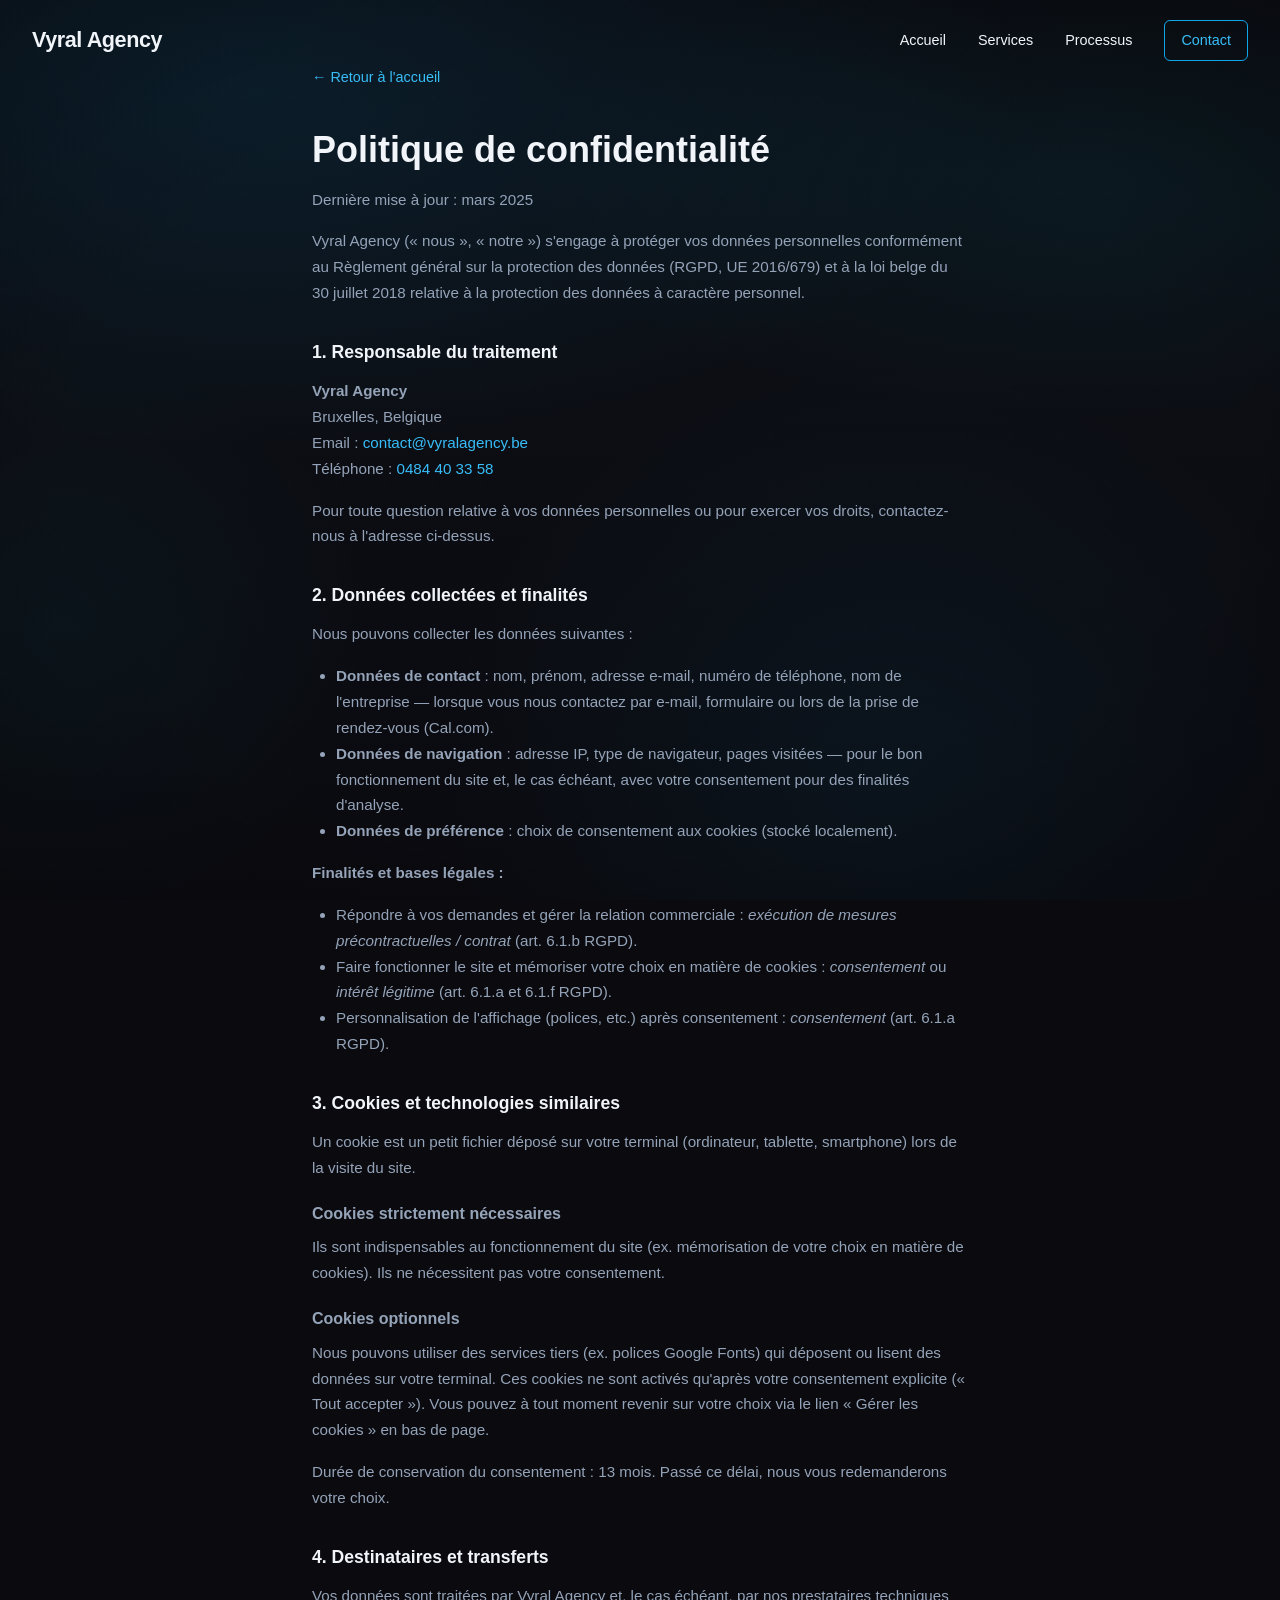
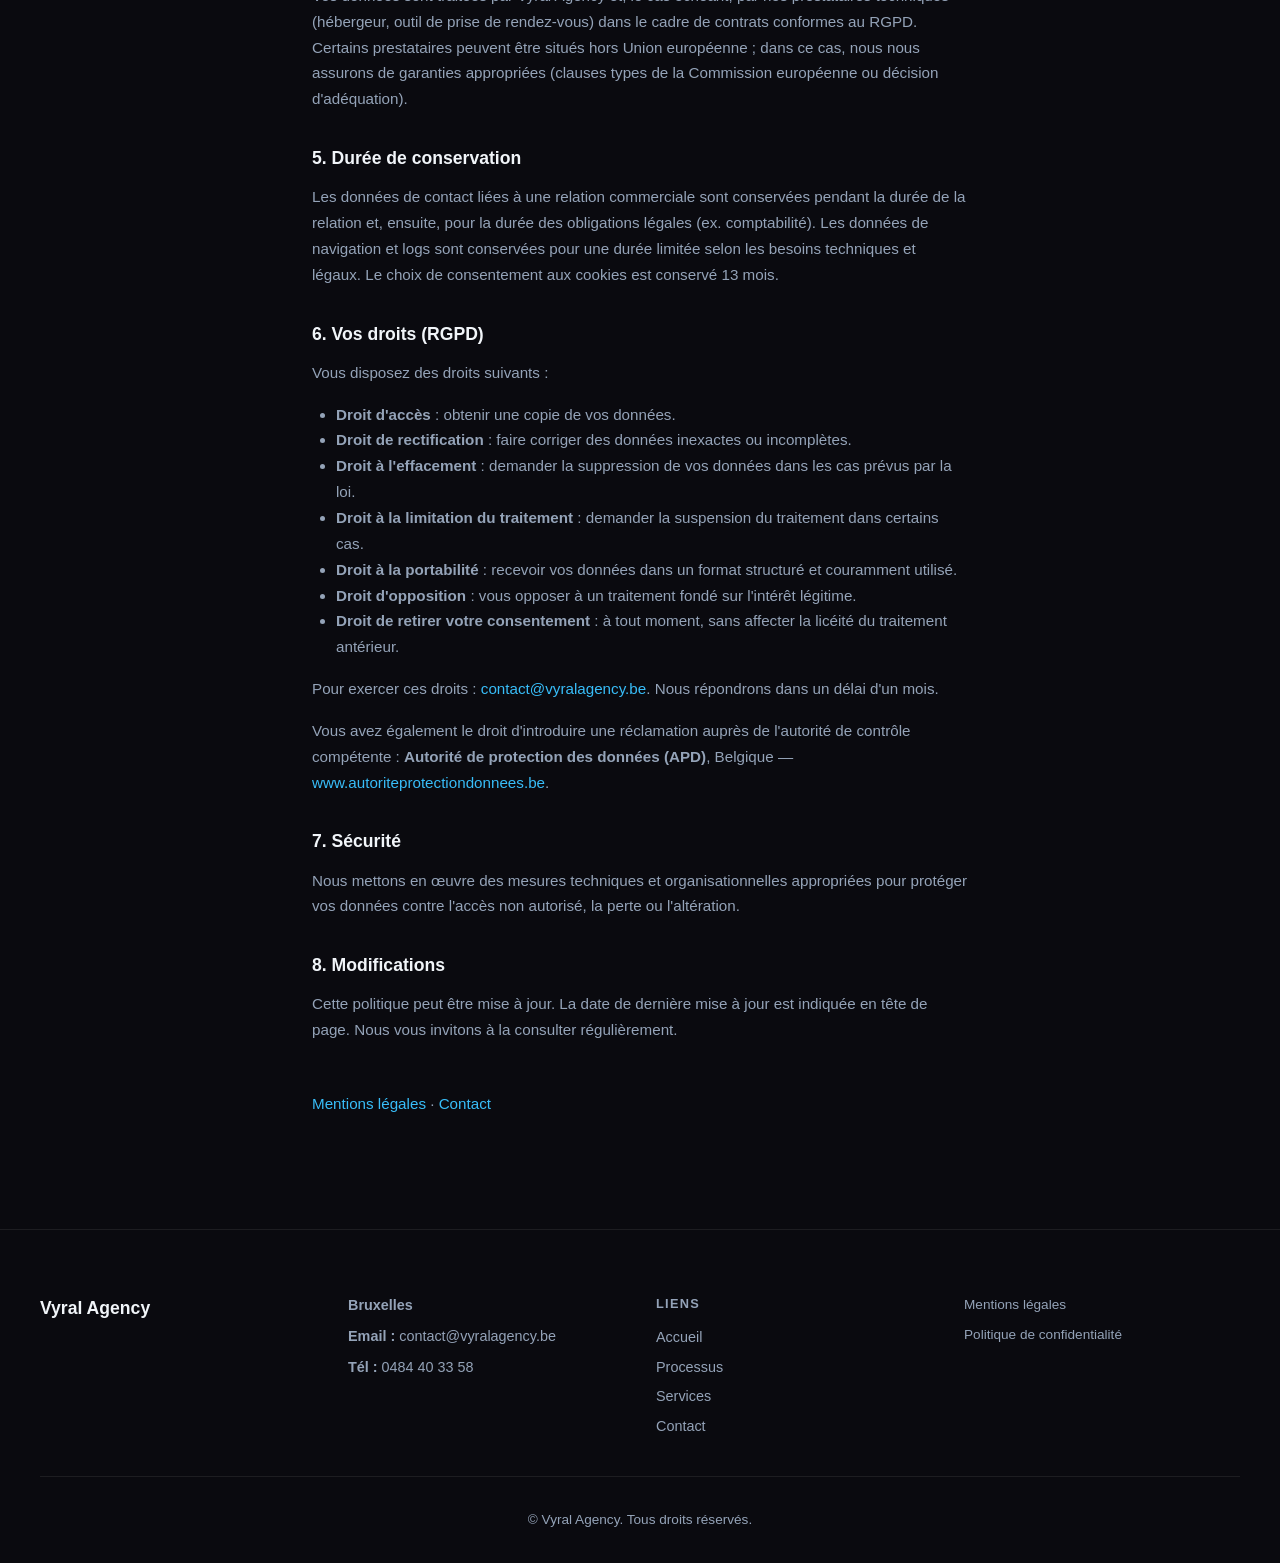
<file: confidentialite.html>
<!DOCTYPE html>
<html lang="fr">
<head>
  <meta charset="UTF-8" />
  <meta name="viewport" content="width=device-width, initial-scale=1.0" />
  <link rel="icon" type="image/png" href="/favicon-96x96.png" sizes="96x96" />
  <link rel="icon" type="image/svg+xml" href="/favicon.svg" />
  <link rel="shortcut icon" href="/favicon.ico" />
  <link rel="apple-touch-icon" sizes="180x180" href="/apple-touch-icon.png" />
  <meta name="apple-mobile-web-app-title" content="MyWebSite" />
  <link rel="manifest" href="/site.webmanifest" />
  <title>Politique de confidentialité — Vyral Agency</title>
  <meta name="description" content="Politique de confidentialité et protection des données personnelles. Conformité RGPD. Cookies." />
  <link rel="stylesheet" href="css/styles.css" />
  <style>
    .legal-page { max-width: 720px; margin: 0 auto; padding: 4rem 2rem 6rem; }
    .legal-page h1 { font-family: var(--font-display); font-size: clamp(1.75rem, 4vw, 2.25rem); margin-bottom: 0.5rem; }
    .legal-page .back { display: inline-block; margin-bottom: 2rem; color: var(--primary-light); text-decoration: none; font-size: 0.9rem; }
    .legal-page .back:hover { text-decoration: underline; }
    .legal-page h2 { font-size: 1.1rem; margin-top: 2rem; margin-bottom: 0.75rem; color: var(--text); }
    .legal-page h3 { font-size: 1rem; margin-top: 1.25rem; margin-bottom: 0.5rem; color: var(--text-muted); font-weight: 600; }
    .legal-page p, .legal-page ul { color: var(--text-muted); font-size: 0.95rem; line-height: 1.7; margin-bottom: 1rem; }
    .legal-page ul { padding-left: 1.5rem; }
    .legal-page a { color: var(--primary-light); }
    .legal-page a:hover { text-decoration: underline; }
    .legal-page .anchor { scroll-margin-top: 6rem; }
  </style>
</head>
<body>
  <header class="header" id="header">
    <div class="header-inner">
      <a href="index.html" class="logo">Vyral Agency</a>
      <nav class="nav">
        <a href="index.html#accueil">Accueil</a>
        <a href="index.html#services">Services</a>
        <a href="index.html#workflow">Processus</a>
        <a href="index.html#contact" class="nav-cta">Contact</a>
      </nav>
      <button class="menu-toggle" id="menuToggle" aria-label="Menu"><span></span><span></span><span></span></button>
    </div>
    <nav class="nav-mobile" id="navMobile">
      <a href="index.html#accueil">Accueil</a>
      <a href="index.html#services">Services</a>
      <a href="index.html#workflow">Processus</a>
      <a href="index.html#contact" class="nav-mobile-cta">Contact</a>
    </nav>
  </header>

  <main class="legal-page">
    <a href="index.html" class="back">← Retour à l'accueil</a>
    <h1>Politique de confidentialité</h1>
    <p>Dernière mise à jour : mars 2025</p>

    <p>Vyral Agency (« nous », « notre ») s'engage à protéger vos données personnelles conformément au Règlement général sur la protection des données (RGPD, UE 2016/679) et à la loi belge du 30 juillet 2018 relative à la protection des données à caractère personnel.</p>

    <h2 id="responsable" class="anchor">1. Responsable du traitement</h2>
    <p>
      <strong>Vyral Agency</strong><br>
      Bruxelles, Belgique<br>
      Email : <a href="mailto:contact@vyralagency.be">contact@vyralagency.be</a><br>
      Téléphone : <a href="tel:+32484403358">0484 40 33 58</a>
    </p>
    <p>Pour toute question relative à vos données personnelles ou pour exercer vos droits, contactez-nous à l'adresse ci-dessus.</p>

    <h2>2. Données collectées et finalités</h2>
    <p>Nous pouvons collecter les données suivantes :</p>
    <ul>
      <li><strong>Données de contact</strong> : nom, prénom, adresse e-mail, numéro de téléphone, nom de l'entreprise — lorsque vous nous contactez par e-mail, formulaire ou lors de la prise de rendez-vous (Cal.com).</li>
      <li><strong>Données de navigation</strong> : adresse IP, type de navigateur, pages visitées — pour le bon fonctionnement du site et, le cas échéant, avec votre consentement pour des finalités d'analyse.</li>
      <li><strong>Données de préférence</strong> : choix de consentement aux cookies (stocké localement).</li>
    </ul>
    <p><strong>Finalités et bases légales :</strong></p>
    <ul>
      <li>Répondre à vos demandes et gérer la relation commerciale : <em>exécution de mesures précontractuelles / contrat</em> (art. 6.1.b RGPD).</li>
      <li>Faire fonctionner le site et mémoriser votre choix en matière de cookies : <em>consentement</em> ou <em>intérêt légitime</em> (art. 6.1.a et 6.1.f RGPD).</li>
      <li>Personnalisation de l'affichage (polices, etc.) après consentement : <em>consentement</em> (art. 6.1.a RGPD).</li>
    </ul>

    <h2 id="cookies" class="anchor">3. Cookies et technologies similaires</h2>
    <p>Un cookie est un petit fichier déposé sur votre terminal (ordinateur, tablette, smartphone) lors de la visite du site.</p>
    <h3>Cookies strictement nécessaires</h3>
    <p>Ils sont indispensables au fonctionnement du site (ex. mémorisation de votre choix en matière de cookies). Ils ne nécessitent pas votre consentement.</p>
    <h3>Cookies optionnels</h3>
    <p>Nous pouvons utiliser des services tiers (ex. polices Google Fonts) qui déposent ou lisent des données sur votre terminal. Ces cookies ne sont activés qu'après votre consentement explicite (« Tout accepter »). Vous pouvez à tout moment revenir sur votre choix via le lien « Gérer les cookies » en bas de page.</p>
    <p>Durée de conservation du consentement : 13 mois. Passé ce délai, nous vous redemanderons votre choix.</p>

    <h2>4. Destinataires et transferts</h2>
    <p>Vos données sont traitées par Vyral Agency et, le cas échéant, par nos prestataires techniques (hébergeur, outil de prise de rendez-vous) dans le cadre de contrats conformes au RGPD. Certains prestataires peuvent être situés hors Union européenne ; dans ce cas, nous nous assurons de garanties appropriées (clauses types de la Commission européenne ou décision d'adéquation).</p>

    <h2>5. Durée de conservation</h2>
    <p>Les données de contact liées à une relation commerciale sont conservées pendant la durée de la relation et, ensuite, pour la durée des obligations légales (ex. comptabilité). Les données de navigation et logs sont conservées pour une durée limitée selon les besoins techniques et légaux. Le choix de consentement aux cookies est conservé 13 mois.</p>

    <h2>6. Vos droits (RGPD)</h2>
    <p>Vous disposez des droits suivants :</p>
    <ul>
      <li><strong>Droit d'accès</strong> : obtenir une copie de vos données.</li>
      <li><strong>Droit de rectification</strong> : faire corriger des données inexactes ou incomplètes.</li>
      <li><strong>Droit à l'effacement</strong> : demander la suppression de vos données dans les cas prévus par la loi.</li>
      <li><strong>Droit à la limitation du traitement</strong> : demander la suspension du traitement dans certains cas.</li>
      <li><strong>Droit à la portabilité</strong> : recevoir vos données dans un format structuré et couramment utilisé.</li>
      <li><strong>Droit d'opposition</strong> : vous opposer à un traitement fondé sur l'intérêt légitime.</li>
      <li><strong>Droit de retirer votre consentement</strong> : à tout moment, sans affecter la licéité du traitement antérieur.</li>
    </ul>
    <p>Pour exercer ces droits : <a href="mailto:contact@vyralagency.be">contact@vyralagency.be</a>. Nous répondrons dans un délai d'un mois.</p>
    <p>Vous avez également le droit d'introduire une réclamation auprès de l'autorité de contrôle compétente : <strong>Autorité de protection des données (APD)</strong>, Belgique — <a href="https://www.autoriteprotectiondonnees.be" target="_blank" rel="noopener noreferrer">www.autoriteprotectiondonnees.be</a>.</p>

    <h2>7. Sécurité</h2>
    <p>Nous mettons en œuvre des mesures techniques et organisationnelles appropriées pour protéger vos données contre l'accès non autorisé, la perte ou l'altération.</p>

    <h2>8. Modifications</h2>
    <p>Cette politique peut être mise à jour. La date de dernière mise à jour est indiquée en tête de page. Nous vous invitons à la consulter régulièrement.</p>

    <p style="margin-top: 3rem;">
      <a href="mentions-legales.html">Mentions légales</a> · <a href="index.html#contact">Contact</a>
    </p>
  </main>

  <footer class="footer">
    <div class="footer-inner">
      <div class="footer-brand"><strong>Vyral Agency</strong></div>
      <div class="footer-contact">
        <p><strong>Bruxelles</strong></p>
        <p><strong>Email :</strong> <a href="mailto:contact@vyralagency.be">contact@vyralagency.be</a></p>
        <p><strong>Tél :</strong> <a href="tel:+32484403358">0484 40 33 58</a></p>
      </div>
      <div class="footer-links">
        <h4>Liens</h4>
        <a href="index.html#accueil">Accueil</a>
        <a href="index.html#workflow">Processus</a>
        <a href="index.html#services">Services</a>
        <a href="index.html#contact">Contact</a>
      </div>
      <div class="footer-legal">
        <a href="mentions-legales.html">Mentions légales</a>
        <a href="confidentialite.html">Politique de confidentialité</a>
      </div>
    </div>
    <div class="footer-bottom">
      <p>© Vyral Agency. Tous droits réservés.</p>
    </div>
  </footer>

  <script src="js/main.js"></script>
</body>
</html>
</file>
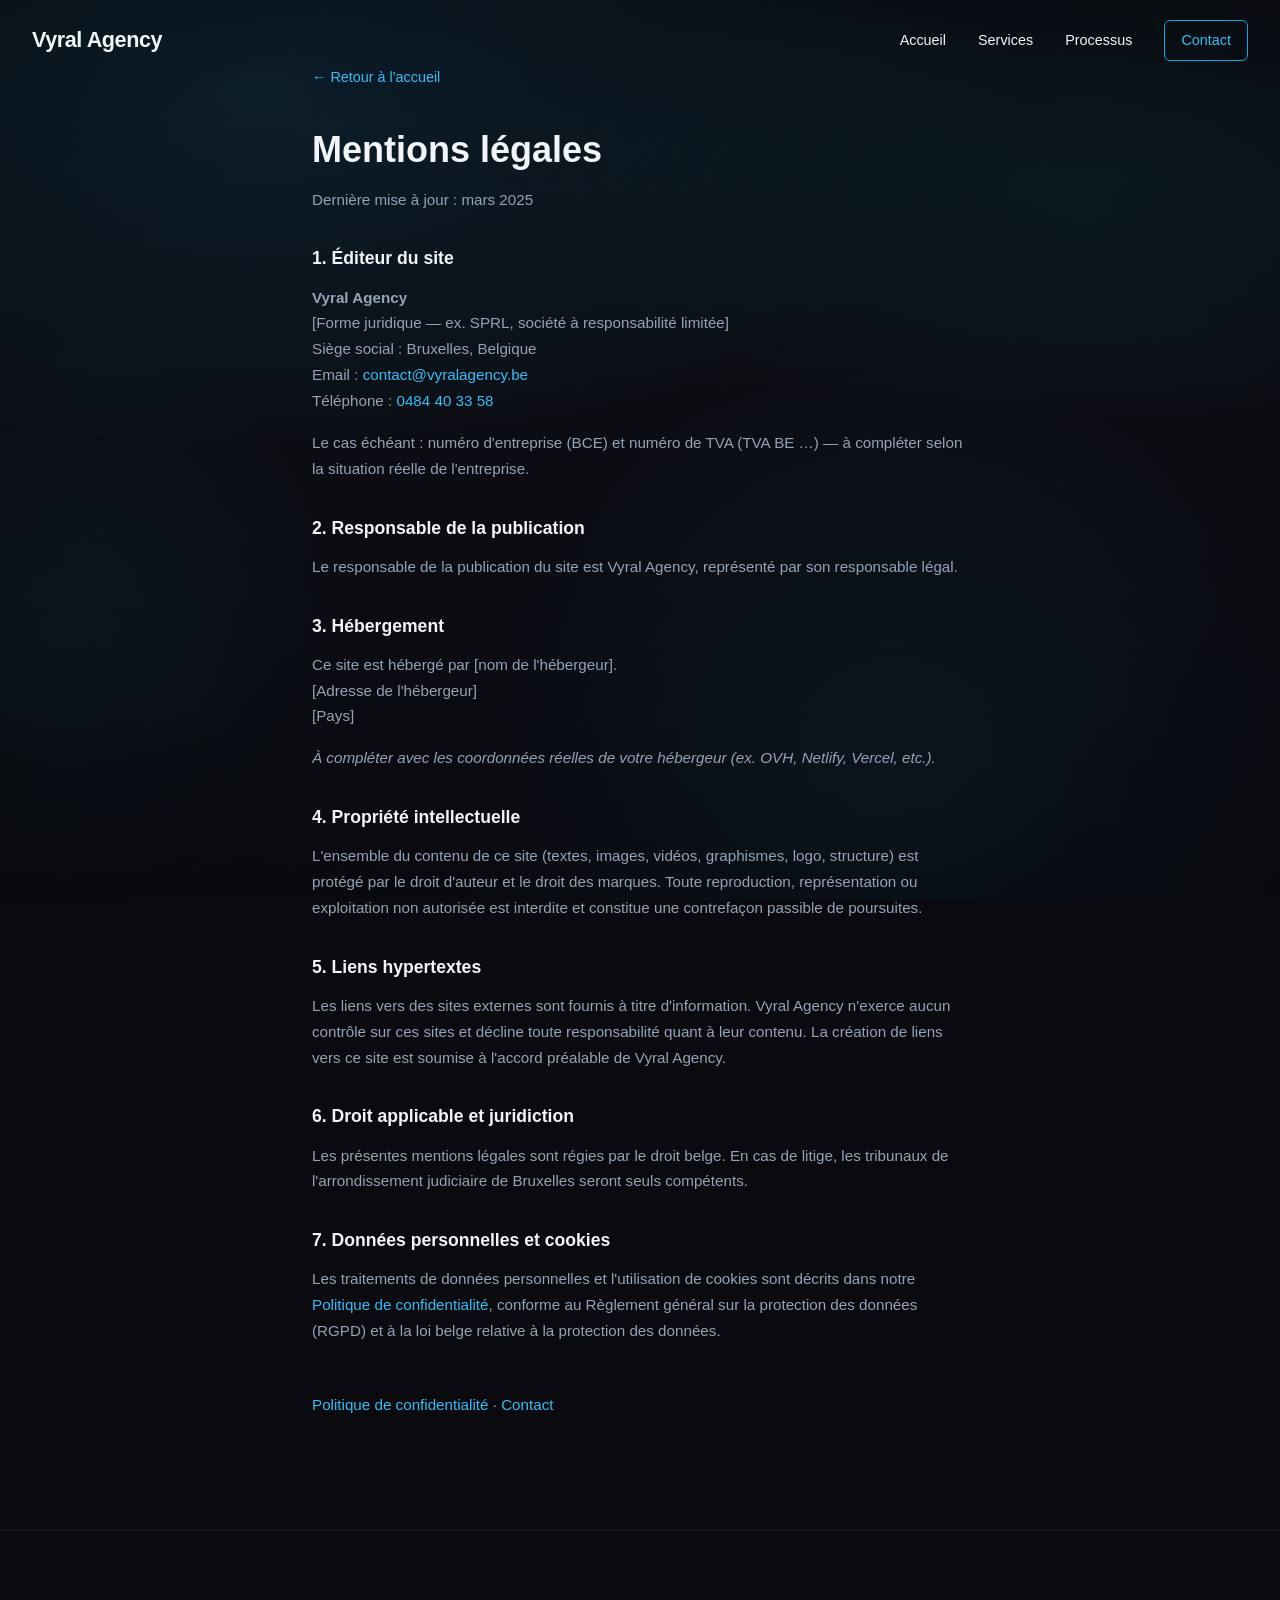
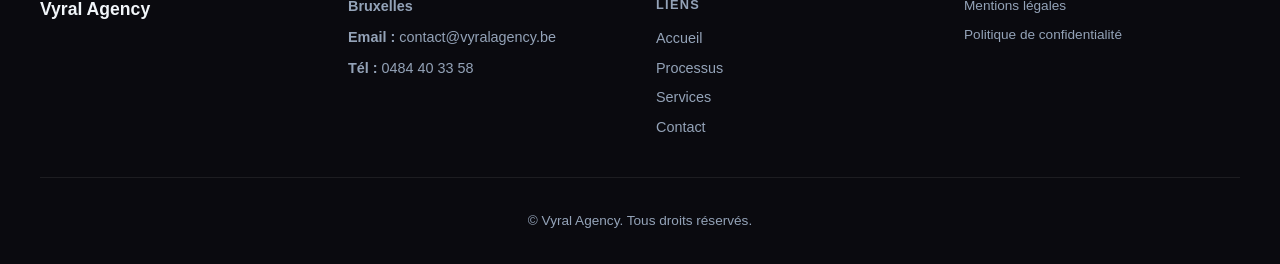
<file: mentions-legales.html>
<!DOCTYPE html>
<html lang="fr">
<head>
  <meta charset="UTF-8" />
  <meta name="viewport" content="width=device-width, initial-scale=1.0" />
  <link rel="icon" type="image/png" href="/favicon-96x96.png" sizes="96x96" />
  <link rel="icon" type="image/svg+xml" href="/favicon.svg" />
  <link rel="shortcut icon" href="/favicon.ico" />
  <link rel="apple-touch-icon" sizes="180x180" href="/apple-touch-icon.png" />
  <meta name="apple-mobile-web-app-title" content="MyWebSite" />
  <link rel="manifest" href="/site.webmanifest" />
  <title>Mentions légales — Vyral Agency</title>
  <meta name="description" content="Mentions légales du site Vyral Agency. Responsable de publication, hébergeur, droit applicable." />
  <link rel="stylesheet" href="css/styles.css" />
  <style>
    .legal-page { max-width: 720px; margin: 0 auto; padding: 4rem 2rem 6rem; }
    .legal-page h1 { font-family: var(--font-display); font-size: clamp(1.75rem, 4vw, 2.25rem); margin-bottom: 0.5rem; }
    .legal-page .back { display: inline-block; margin-bottom: 2rem; color: var(--primary-light); text-decoration: none; font-size: 0.9rem; }
    .legal-page .back:hover { text-decoration: underline; }
    .legal-page h2 { font-size: 1.1rem; margin-top: 2rem; margin-bottom: 0.75rem; color: var(--text); }
    .legal-page p, .legal-page ul { color: var(--text-muted); font-size: 0.95rem; line-height: 1.7; margin-bottom: 1rem; }
    .legal-page ul { padding-left: 1.5rem; }
    .legal-page a { color: var(--primary-light); }
    .legal-page a:hover { text-decoration: underline; }
  </style>
</head>
<body>
  <header class="header" id="header">
    <div class="header-inner">
      <a href="index.html" class="logo">Vyral Agency</a>
      <nav class="nav">
        <a href="index.html#accueil">Accueil</a>
        <a href="index.html#services">Services</a>
        <a href="index.html#workflow">Processus</a>
        <a href="index.html#contact" class="nav-cta">Contact</a>
      </nav>
      <button class="menu-toggle" id="menuToggle" aria-label="Menu"><span></span><span></span><span></span></button>
    </div>
    <nav class="nav-mobile" id="navMobile">
      <a href="index.html#accueil">Accueil</a>
      <a href="index.html#services">Services</a>
      <a href="index.html#workflow">Processus</a>
      <a href="index.html#contact" class="nav-mobile-cta">Contact</a>
    </nav>
  </header>

  <main class="legal-page">
    <a href="index.html" class="back">← Retour à l'accueil</a>
    <h1>Mentions légales</h1>
    <p>Dernière mise à jour : mars 2025</p>

    <h2>1. Éditeur du site</h2>
    <p>
      <strong>Vyral Agency</strong><br>
      [Forme juridique — ex. SPRL, société à responsabilité limitée]<br>
      Siège social : Bruxelles, Belgique<br>
      Email : <a href="mailto:contact@vyralagency.be">contact@vyralagency.be</a><br>
      Téléphone : <a href="tel:+32484403358">0484 40 33 58</a>
    </p>
    <p>Le cas échéant : numéro d'entreprise (BCE) et numéro de TVA (TVA BE …) — à compléter selon la situation réelle de l'entreprise.</p>

    <h2>2. Responsable de la publication</h2>
    <p>Le responsable de la publication du site est Vyral Agency, représenté par son responsable légal.</p>

    <h2>3. Hébergement</h2>
    <p>
      Ce site est hébergé par [nom de l'hébergeur].<br>
      [Adresse de l'hébergeur]<br>
      [Pays]
    </p>
    <p><em>À compléter avec les coordonnées réelles de votre hébergeur (ex. OVH, Netlify, Vercel, etc.).</em></p>

    <h2>4. Propriété intellectuelle</h2>
    <p>L'ensemble du contenu de ce site (textes, images, vidéos, graphismes, logo, structure) est protégé par le droit d'auteur et le droit des marques. Toute reproduction, représentation ou exploitation non autorisée est interdite et constitue une contrefaçon passible de poursuites.</p>

    <h2>5. Liens hypertextes</h2>
    <p>Les liens vers des sites externes sont fournis à titre d'information. Vyral Agency n'exerce aucun contrôle sur ces sites et décline toute responsabilité quant à leur contenu. La création de liens vers ce site est soumise à l'accord préalable de Vyral Agency.</p>

    <h2>6. Droit applicable et juridiction</h2>
    <p>Les présentes mentions légales sont régies par le droit belge. En cas de litige, les tribunaux de l'arrondissement judiciaire de Bruxelles seront seuls compétents.</p>

    <h2>7. Données personnelles et cookies</h2>
    <p>Les traitements de données personnelles et l'utilisation de cookies sont décrits dans notre <a href="confidentialite.html">Politique de confidentialité</a>, conforme au Règlement général sur la protection des données (RGPD) et à la loi belge relative à la protection des données.</p>

    <p style="margin-top: 3rem;">
      <a href="confidentialite.html">Politique de confidentialité</a> · <a href="index.html#contact">Contact</a>
    </p>
  </main>

  <footer class="footer">
    <div class="footer-inner">
      <div class="footer-brand"><strong>Vyral Agency</strong></div>
      <div class="footer-contact">
        <p><strong>Bruxelles</strong></p>
        <p><strong>Email :</strong> <a href="mailto:contact@vyralagency.be">contact@vyralagency.be</a></p>
        <p><strong>Tél :</strong> <a href="tel:+32484403358">0484 40 33 58</a></p>
      </div>
      <div class="footer-links">
        <h4>Liens</h4>
        <a href="index.html#accueil">Accueil</a>
        <a href="index.html#workflow">Processus</a>
        <a href="index.html#services">Services</a>
        <a href="index.html#contact">Contact</a>
      </div>
      <div class="footer-legal">
        <a href="mentions-legales.html">Mentions légales</a>
        <a href="confidentialite.html">Politique de confidentialité</a>
      </div>
    </div>
    <div class="footer-bottom">
      <p>© Vyral Agency. Tous droits réservés.</p>
    </div>
  </footer>

  <script src="js/main.js"></script>
</body>
</html>
</file>
<file: css/styles.css>
/* ===== Vyral Agency — Thème bleu, inspiré House of Shafaq ===== */
:root {
  /* Bleu (remplace rouge/orange) */
  --primary: #0ea5e9;
  --primary-dark: #0284c7;
  --primary-light: #38bdf8;
  --accent: #06b6d4;
  --accent-dark: #0891b2;
  /* Neutres */
  --bg: #0a0a0f;
  --bg-card: #111118;
  --bg-elevated: #16161f;
  --text: #f1f5f9;
  --text-muted: #94a3b8;
  --border: rgba(255, 255, 255, 0.08);
  /* Typo */
  --font-display: 'Syne', sans-serif;
  --font-body: 'Inter', sans-serif;
  /* Transitions */
  --ease-out: cubic-bezier(0.16, 1, 0.3, 1);
  --ease-in-out: cubic-bezier(0.65, 0, 0.35, 1);
}

*,
*::before,
*::after {
  box-sizing: border-box;
  margin: 0;
  padding: 0;
}

html {
  scroll-behavior: smooth;
}

body {
  font-family: var(--font-body);
  background: var(--bg);
  color: var(--text);
  line-height: 1.6;
  overflow-x: hidden;
  position: relative;
}

/* Curseur personnalisé : uniquement si souris (pointer: fine), sinon curseur natif */
@media (pointer: fine) {
  body.has-custom-cursor {
    cursor: none;
  }

  .cursor-wrap {
    position: fixed;
    left: 0;
    top: 0;
    width: 30px;
    height: 30px;
    pointer-events: none;
    z-index: 99999;
    display: flex;
    align-items: center;
    justify-content: center;
    opacity: 0;
    transition: opacity 0.2s ease;
    will-change: transform;
  }

  body.has-custom-cursor .cursor-wrap {
    opacity: 1;
  }

  .cursor-outer {
    position: absolute;
    width: 30px;
    height: 30px;
    border: 2px solid var(--primary);
    border-radius: 50%;
    background: transparent;
    transition: transform 0.25s var(--ease-out), background 0.25s ease, border-color 0.25s ease;
  }

  .cursor-inner {
    position: absolute;
    width: 4px;
    height: 4px;
    background: var(--primary);
    border-radius: 50%;
    transition: transform 0.25s var(--ease-out), opacity 0.25s ease;
  }

  .cursor-wrap.cursor-hover .cursor-outer {
    transform: scale(2.5);
    background: rgba(14, 165, 233, 0.2);
    border-color: var(--primary);
  }

  .cursor-wrap.cursor-hover .cursor-inner {
    opacity: 0.6;
  }
}

/* Arrière-plan global — mesh cinématographique */
body::before {
  content: '';
  position: fixed;
  inset: 0;
  z-index: -2;
  background:
    /* Vignette légère */
    radial-gradient(ellipse 100% 100% at 50% 50%, transparent 40%, rgba(0, 0, 0, 0.25) 100%),
    /* Orbes lumineuses douces */
    radial-gradient(ellipse 120% 80% at 20% 10%, rgba(14, 165, 233, 0.12) 0%, transparent 50%),
    radial-gradient(ellipse 100% 60% at 85% 20%, rgba(6, 182, 212, 0.08) 0%, transparent 45%),
    radial-gradient(ellipse 80% 100% at 70% 85%, rgba(14, 165, 233, 0.06) 0%, transparent 45%),
    radial-gradient(ellipse 60% 80% at 5% 70%, rgba(6, 182, 212, 0.05) 0%, transparent 40%),
    /* Base dégradée */
    linear-gradient(180deg, #0a0a0f 0%, #0c0e14 40%, #0a0a0f 100%);
  pointer-events: none;
}

/* Texture légère type grain / pellicule */
body::after {
  content: '';
  position: fixed;
  inset: 0;
  z-index: -1;
  opacity: 0.4;
  pointer-events: none;
  background-image: radial-gradient(circle at 1px 1px, rgba(255, 255, 255, 0.03) 1px, transparent 0);
  background-size: 48px 48px;
}

a {
  color: inherit;
  text-decoration: none;
}

img {
  max-width: 100%;
  height: auto;
}

/* ----- Animations globales ----- */
@keyframes gradientShift {
  0%, 100% { opacity: 1; }
  50% { opacity: 0.7; }
}

@keyframes float {
  0%, 100% { transform: translateY(0); }
  50% { transform: translateY(-6px); }
}

@keyframes shine {
  0% { left: -100%; }
  100% { left: 100%; }
}

@keyframes lineReveal {
  from { transform: scaleX(0); }
  to { transform: scaleX(1); }
}

@keyframes glowPulse {
  0%, 100% { box-shadow: 0 0 20px rgba(14, 165, 233, 0.2); }
  50% { box-shadow: 0 0 40px rgba(14, 165, 233, 0.35); }
}

@keyframes fadeInDown {
  from { opacity: 0; transform: translateY(-20px); }
  to { opacity: 1; transform: translateY(0); }
}

@keyframes scaleIn {
  from { opacity: 0; transform: scale(0.92); }
  to { opacity: 1; transform: scale(1); }
}

@keyframes shimmer {
  0% { background-position: -200% 0; }
  100% { background-position: 200% 0; }
}

@keyframes floatOrb {
  0%, 100% { transform: translate(0, 0) scale(1); opacity: 0.6; }
  33% { transform: translate(30px, -20px) scale(1.05); opacity: 0.8; }
  66% { transform: translate(-20px, 15px) scale(0.95); opacity: 0.5; }
}

@keyframes pulseGlow {
  0%, 100% { box-shadow: 0 0 20px rgba(14, 165, 233, 0.3), 0 0 40px rgba(6, 182, 212, 0.1); }
  50% { box-shadow: 0 0 35px rgba(14, 165, 233, 0.5), 0 0 60px rgba(6, 182, 212, 0.2); }
}

@keyframes borderFlow {
  0% { background-position: 0% 50%; }
  100% { background-position: 200% 50%; }
}

@keyframes scanline {
  0% { transform: translateY(-100%); }
  100% { transform: translateY(100vh); }
}

@keyframes fadeInLeft {
  from { opacity: 0; transform: translateX(-30px); }
  to { opacity: 1; transform: translateX(0); }
}

@keyframes fadeInRight {
  from { opacity: 0; transform: translateX(30px); }
  to { opacity: 1; transform: translateX(0); }
}

/* ----- Header ----- */
.header {
  position: fixed;
  top: 0;
  left: 0;
  right: 0;
  z-index: 100;
  padding: 1.25rem 2rem;
  transition: background 0.4s var(--ease-out), box-shadow 0.4s var(--ease-out);
}

.header .logo {
  opacity: 0;
  animation: fadeInDown 0.8s var(--ease-out) 0.2s forwards;
}

.header .nav a {
  position: relative;
  opacity: 0;
  animation: fadeInDown 0.6s var(--ease-out) forwards;
}

.header .nav a:nth-child(1) { animation-delay: 0.3s; }
.header .nav a:nth-child(2) { animation-delay: 0.35s; }
.header .nav a:nth-child(3) { animation-delay: 0.4s; }
.header .nav a:nth-child(4) { animation-delay: 0.45s; }
.header .nav a:nth-child(5) { animation-delay: 0.5s; }

.header .nav a::after {
  content: '';
  position: absolute;
  bottom: -4px;
  left: 0;
  width: 100%;
  height: 1px;
  background: var(--primary-light);
  transform: scaleX(0);
  transform-origin: right;
  transition: transform 0.4s var(--ease-out);
}

.header .nav a:hover::after {
  transform: scaleX(1);
  transform-origin: left;
}

.header.scrolled {
  background: rgba(10, 10, 15, 0.92);
  backdrop-filter: blur(12px);
  box-shadow: 0 1px 0 var(--border);
}

.header-inner {
  max-width: 1400px;
  margin: 0 auto;
  display: flex;
  align-items: center;
  justify-content: space-between;
}

.logo {
  font-family: var(--font-display);
  font-weight: 700;
  font-size: 1.35rem;
  letter-spacing: -0.02em;
  transition: transform 0.3s var(--ease-out), text-shadow 0.3s var(--ease-out);
}

.logo:hover {
  transform: scale(1.03);
  text-shadow: 0 0 24px rgba(14, 165, 233, 0.4);
}

.nav {
  display: flex;
  align-items: center;
  gap: 2rem;
}

.nav a {
  font-size: 0.9rem;
  font-weight: 500;
  opacity: 0.9;
  transition: opacity 0.2s, color 0.2s;
}

.nav a:hover {
  opacity: 1;
  color: var(--primary-light);
}

.menu-toggle {
  opacity: 0;
  animation: fadeInDown 0.6s var(--ease-out) 0.5s forwards;
}

.nav-cta {
  padding: 0.5rem 1rem;
  border: 1px solid var(--primary);
  border-radius: 6px;
  color: var(--primary-light) !important;
}

.nav-cta:hover {
  background: rgba(14, 165, 233, 0.15);
}

.menu-toggle {
  display: none;
  flex-direction: column;
  gap: 6px;
  background: none;
  border: none;
  cursor: pointer;
  padding: 8px;
}

.menu-toggle span {
  width: 24px;
  height: 2px;
  background: var(--text);
  border-radius: 1px;
  transition: transform 0.3s var(--ease-out), opacity 0.3s;
}

.menu-toggle.active span:nth-child(1) {
  transform: translateY(8px) rotate(45deg);
}

.menu-toggle.active span:nth-child(2) {
  opacity: 0;
}

.menu-toggle.active span:nth-child(3) {
  transform: translateY(-8px) rotate(-45deg);
}

.nav-mobile {
  display: none;
  position: fixed;
  top: 60px;
  left: 0;
  right: 0;
  background: var(--bg-elevated);
  padding: 2rem;
  flex-direction: column;
  gap: 1rem;
  border-bottom: 1px solid var(--border);
  opacity: 0;
  visibility: hidden;
  transform: translateY(-10px);
  transition: opacity 0.3s, visibility 0.3s, transform 0.3s var(--ease-out);
}

.nav-mobile.open {
  opacity: 1;
  visibility: visible;
  transform: translateY(0);
}

.nav-mobile a {
  font-size: 1.1rem;
  padding: 0.5rem 0;
}

.nav-mobile-cta {
  display: block;
  margin-top: 0.5rem;
  padding: 1rem 1.5rem !important;
  text-align: center;
  font-weight: 600;
  background: linear-gradient(135deg, var(--primary), var(--accent));
  color: #fff !important;
  border-radius: 8px;
  border: none;
  transition: background 0.3s, transform 0.2s, box-shadow 0.3s;
}

.nav-mobile-cta:hover {
  background: linear-gradient(135deg, var(--primary-dark), var(--accent-dark));
  color: #fff !important;
  transform: translateY(-2px);
  box-shadow: 0 8px 24px rgba(14, 165, 233, 0.35);
}

@media (max-width: 900px) {
  .nav {
    display: none;
  }
  .menu-toggle {
    display: flex;
  }
  .nav-mobile {
    display: flex;
  }
}

/* ----- Buttons ----- */
.btn {
  display: inline-flex;
  align-items: center;
  justify-content: center;
  padding: 0.85rem 1.75rem;
  font-family: var(--font-body);
  font-size: 0.95rem;
  font-weight: 500;
  border-radius: 8px;
  transition: background 0.3s var(--ease-out), color 0.3s, transform 0.2s, box-shadow 0.3s;
}

.btn-primary {
  background: linear-gradient(135deg, var(--primary), var(--accent));
  color: #fff;
  border: none;
}

.btn-primary {
  position: relative;
  overflow: hidden;
}

.btn-primary::after {
  content: '';
  position: absolute;
  inset: 0;
  background: linear-gradient(135deg, rgba(255,255,255,0.2) 0%, transparent 50%);
  opacity: 0;
  transition: opacity 0.4s var(--ease-out);
}

.btn-primary:hover {
  background: linear-gradient(135deg, var(--primary-dark), var(--accent-dark));
  transform: translateY(-3px) scale(1.03);
  box-shadow: 0 16px 40px rgba(14, 165, 233, 0.45), 0 0 0 1px rgba(14, 165, 233, 0.2);
  animation: pulseGlow 2s ease-in-out infinite;
}

.btn-primary:hover::after {
  opacity: 1;
}

.btn-primary:active {
  transform: translateY(-1px) scale(1.01);
}

.btn-outline {
  background: transparent;
  color: var(--primary-light);
  border: 1px solid var(--primary);
  position: relative;
  overflow: hidden;
}

.btn-outline::before {
  content: '';
  position: absolute;
  inset: 0;
  background: linear-gradient(90deg, transparent, rgba(14, 165, 233, 0.15), transparent);
  transform: translateX(-100%);
  transition: transform 0.6s var(--ease-out);
}

.btn-outline:hover {
  background: rgba(14, 165, 233, 0.12);
}

.btn-outline:hover::before {
  transform: translateX(100%);
}

.btn-large {
  padding: 1rem 2.25rem;
  font-size: 1rem;
}

/* Bouton hero : bien visible, plein, coloré */
.btn-hero-cta {
  padding: 1.1rem 2.5rem;
  font-size: 1.1rem;
  font-weight: 600;
  box-shadow: 0 8px 32px rgba(14, 165, 233, 0.35), 0 0 0 1px rgba(14, 165, 233, 0.2);
}

.btn-hero-cta:hover {
  box-shadow: 0 20px 48px rgba(14, 165, 233, 0.5), 0 0 0 1px rgba(14, 165, 233, 0.3);
}

/* ----- Hero ----- */
.hero {
  min-height: 100vh;
  display: flex;
  flex-direction: column;
  justify-content: center;
  align-items: center;
  text-align: center;
  padding: 8rem 2rem 4rem;
  position: relative;
}

.hero-bg {
  position: absolute;
  inset: 0;
  z-index: 0;
  overflow: hidden;
}

/* Orbes flottants — vie et profondeur */
.hero-bg::before,
.hero-bg::after {
  content: '';
  position: absolute;
  border-radius: 50%;
  filter: blur(80px);
  animation: floatOrb 12s ease-in-out infinite;
  pointer-events: none;
}

.hero-bg::before {
  width: 400px;
  height: 400px;
  background: rgba(14, 165, 233, 0.15);
  top: 10%;
  left: 20%;
  animation-delay: 0s;
}

.hero-bg::after {
  width: 300px;
  height: 300px;
  background: rgba(6, 182, 212, 0.12);
  bottom: 20%;
  right: 15%;
  animation-delay: -4s;
}

.hero-bg-gradient {
  position: absolute;
  inset: 0;
  background: radial-gradient(ellipse 80% 60% at 50% 20%, rgba(14, 165, 233, 0.2) 0%, transparent 55%),
              radial-gradient(ellipse 60% 40% at 80% 80%, rgba(6, 182, 212, 0.12) 0%, transparent 50%),
              radial-gradient(ellipse 50% 50% at 20% 80%, rgba(14, 165, 233, 0.08) 0%, transparent 45%);
  animation: gradientShift 8s ease-in-out infinite;
}

.hero-bg-pattern {
  position: absolute;
  inset: 0;
  background-image: radial-gradient(circle at 1px 1px, rgba(255,255,255,0.05) 1px, transparent 0);
  background-size: 36px 36px;
  opacity: 0.7;
  animation: float 6s ease-in-out infinite;
}

.hero-content {
  position: relative;
  z-index: 1;
  max-width: 800px;
}

.hero-title {
  font-family: var(--font-display);
  font-weight: 700;
  font-size: clamp(3rem, 8vw, 5rem);
  line-height: 1.15;
  letter-spacing: -0.03em;
  margin-bottom: 1.5rem;
  max-width: min(100%, 900px);
  margin-left: auto;
  margin-right: auto;
  text-align: center;
  color: var(--text);
  text-shadow: 0 0 60px rgba(14, 165, 233, 0.12), 0 2px 24px rgba(0, 0, 0, 0.2);
}

.hero-title-fixed {
  display: block;
}

.hero-rotating-wrap {
  display: inline-block;
  min-height: 1.15em;
  vertical-align: top;
  text-align: left;
}

.hero-rotating-word {
  display: inline-block;
  color: var(--primary-light);
  background: linear-gradient(135deg, var(--primary-light), var(--accent));
  -webkit-background-clip: text;
  -webkit-text-fill-color: transparent;
  background-clip: text;
}

@supports (not (-webkit-background-clip: text)) {
  .hero-rotating-word {
    color: var(--primary-light);
    -webkit-text-fill-color: inherit;
  }
}

/* Curseur typewriter qui clignote */
.hero-typewriter-cursor {
  display: inline-block;
  color: var(--primary-light);
  font-weight: 400;
  animation: heroCursorBlink 0.7s step-end infinite;
  margin-left: 1px;
}

@keyframes heroCursorBlink {
  50% { opacity: 0; }
}

.hero-subtitle {
  font-size: 1.1rem;
  color: var(--text-muted);
  max-width: 560px;
  margin: 0 auto 2.5rem;
  line-height: 1.7;
  opacity: 0;
  animation: fadeInUp 0.8s var(--ease-out) 0.4s forwards;
}

.hero-cta {
  display: flex;
  flex-wrap: wrap;
  gap: 1rem;
  justify-content: center;
  opacity: 0;
  animation: fadeInUp 0.8s var(--ease-out) 0.6s forwards;
}

.hero-scroll {
  position: absolute;
  bottom: 2rem;
  left: 50%;
  transform: translateX(-50%);
  display: flex;
  flex-direction: column;
  align-items: center;
  gap: 0.5rem;
  font-size: 0.75rem;
  text-transform: uppercase;
  letter-spacing: 0.15em;
  color: var(--text-muted);
  opacity: 0;
  animation: fadeIn 1s 1.2s forwards;
}

.scroll-indicator {
  width: 3px;
  height: 56px;
  background: linear-gradient(to bottom, var(--primary), var(--accent), transparent);
  border-radius: 3px;
  animation: scrollBounce 2s ease-in-out infinite;
  box-shadow: 0 0 16px rgba(14, 165, 233, 0.6), 0 0 32px rgba(6, 182, 212, 0.2);
  position: relative;
}

.scroll-indicator::before {
  content: '';
  position: absolute;
  top: 0;
  left: 50%;
  transform: translateX(-50%);
  width: 1px;
  height: 24px;
  background: linear-gradient(to bottom, rgba(255,255,255,0.4), transparent);
  border-radius: 1px;
  animation: scrollBounce 2s ease-in-out infinite;
  animation-delay: 0.15s;
}

@keyframes revealLine {
  from {
    transform: translateY(100%);
    opacity: 0;
  }
  to {
    transform: translateY(0);
    opacity: 1;
  }
}

@keyframes fadeInUp {
  from {
    opacity: 0;
    transform: translateY(24px);
  }
  to {
    opacity: 1;
    transform: translateY(0);
  }
}

@keyframes fadeIn {
  to { opacity: 1; }
}

@keyframes scrollBounce {
  0%, 100% { transform: translateY(0); }
  50% { transform: translateY(8px); }
}

/* ----- Reveal on scroll ----- */
.reveal {
  opacity: 0;
  transform: translateY(40px);
  transition: opacity 0.8s var(--ease-out), transform 0.8s var(--ease-out);
}

.reveal.visible {
  opacity: 1;
  transform: translateY(0);
}

.reveal.reveal-scale {
  transform: translateY(30px) scale(0.96);
}

.reveal.reveal-scale.visible {
  transform: translateY(0) scale(1);
}

.reveal.reveal-left {
  transform: translateX(-50px);
}

.reveal.reveal-left.visible {
  transform: translateX(0);
}

.reveal.reveal-right {
  transform: translateX(50px);
}

.reveal.reveal-right.visible {
  transform: translateX(0);
}

.reveal.delay-1 { transition-delay: 0.05s; }
.reveal.delay-2 { transition-delay: 0.1s; }
.reveal.delay-3 { transition-delay: 0.15s; }
.reveal.delay-4 { transition-delay: 0.2s; }
.reveal.delay-5 { transition-delay: 0.25s; }
.reveal.delay-6 { transition-delay: 0.3s; }
.reveal.delay-7 { transition-delay: 0.35s; }
.reveal.delay-8 { transition-delay: 0.4s; }

/* ----- Section titles ----- */
.section-title {
  font-family: var(--font-display);
  font-weight: 700;
  font-size: clamp(2rem, 4vw, 3rem);
  letter-spacing: -0.02em;
  text-align: center;
  margin-bottom: 0.5rem;
  position: relative;
  display: inline-block;
  width: 100%;
}

.section-title::after {
  content: '';
  position: absolute;
  bottom: -8px;
  left: 50%;
  transform: translateX(-50%) scaleX(0);
  width: 80px;
  height: 3px;
  background: linear-gradient(90deg, var(--primary), var(--accent));
  border-radius: 2px;
  transition: transform 0.8s var(--ease-out);
}

.section-title.visible::after {
  transform: translateX(-50%) scaleX(1);
}

.section-subtitle {
  font-size: 1.25rem;
  color: var(--text-muted);
  text-align: center;
  margin-bottom: 3rem;
}

.section-intro {
  font-size: 1.1rem;
  color: var(--text-muted);
  text-align: center;
  max-width: 640px;
  margin: 0 auto 2.5rem;
  line-height: 1.7;
}

/* ----- Showreel ----- */
.showreel {
  padding: 6rem 2rem;
  max-width: 1200px;
  margin: 0 auto;
}

.showreel-title {
  font-family: var(--font-display);
  font-weight: 800;
  font-size: clamp(3.5rem, 12vw, 7rem);
  margin-bottom: 2.5rem;
  letter-spacing: -0.03em;
  text-align: center;
  color: var(--text);
  line-height: 1;
}

.showreel-video-wrap {
  aspect-ratio: 9/16;
  max-width: 360px;
  width: 100%;
  margin: 0 auto;
  border-radius: 16px;
  overflow: hidden;
  background: var(--bg-card);
  border: 1px solid var(--border);
  position: relative;
  transition: transform 0.4s var(--ease-out), box-shadow 0.4s var(--ease-out);
}

.showreel-video-wrap:hover {
  transform: scale(1.02);
  box-shadow: 0 24px 60px rgba(0, 0, 0, 0.5), 0 0 0 1px rgba(14, 165, 233, 0.2), 0 0 80px rgba(14, 165, 233, 0.1);
}

/* Effet cinéma : scanlines légères */
.showreel-video-wrap::after {
  content: '';
  position: absolute;
  inset: 0;
  background: repeating-linear-gradient(
    0deg,
    transparent,
    transparent 2px,
    rgba(0, 0, 0, 0.03) 2px,
    rgba(0, 0, 0, 0.03) 4px
  );
  pointer-events: none;
  z-index: 2;
}

.showreel-placeholder {
  width: 100%;
  height: 100%;
  display: flex;
  align-items: center;
  justify-content: center;
  background: linear-gradient(135deg, rgba(14, 165, 233, 0.15), rgba(6, 182, 212, 0.08));
  color: var(--text-muted);
  font-size: 1rem;
  position: relative;
  overflow: hidden;
  transition: box-shadow 0.5s var(--ease-out), background 0.5s var(--ease-out);
}

.showreel-placeholder::before {
  content: '';
  position: absolute;
  inset: -50%;
  background: conic-gradient(from 0deg, transparent, rgba(14, 165, 233, 0.15), transparent 30%);
  animation: rotateBg 8s linear infinite;
}

@keyframes rotateBg {
  to { transform: rotate(360deg); }
}

.showreel-placeholder > span {
  position: relative;
  z-index: 1;
  text-shadow: 0 0 20px rgba(0, 0, 0, 0.5);
}

.showreel-video-wrap:hover .showreel-placeholder {
  box-shadow: inset 0 0 80px rgba(14, 165, 233, 0.12);
  background: linear-gradient(135deg, rgba(14, 165, 233, 0.18), rgba(6, 182, 212, 0.1));
}

/* ----- Du concept à la création — style House of Shafaq (cartes) ----- */
.workflow {
  padding: 6rem 2rem 6rem;
  max-width: 1200px;
  margin: 0 auto;
}

.workflow-label {
  font-size: 0.75rem;
  letter-spacing: 0.3em;
  text-transform: uppercase;
  color: var(--primary-light);
  margin-bottom: 0.75rem;
  text-align: center;
}

.workflow-title-simple {
  font-family: var(--font-display);
  font-weight: 700;
  font-size: clamp(2rem, 4vw, 2.75rem);
  letter-spacing: -0.02em;
  text-align: center;
  color: var(--text);
  margin-bottom: 2.5rem;
  line-height: 1.2;
}

/* Grille en mode paysage : 2 colonnes desktop, cartes horizontales (icône + texte) */
/* Étapes les unes à la suite des autres (une colonne) */
.workflow-steps-grid {
  display: grid;
  grid-template-columns: 1fr;
  gap: 1.25rem;
}

@media (min-width: 600px) {
  .workflow-steps-grid {
    gap: 1.5rem;
  }
}

.workflow-step {
  background: var(--bg-card);
  border: 1px solid var(--border);
  border-radius: 14px;
  padding: 1.5rem 1.75rem;
  transition: border-color 0.3s, box-shadow 0.35s var(--ease-out), transform 0.35s var(--ease-out);
  display: flex;
  flex-direction: row;
  align-items: flex-start;
  gap: 1.25rem;
  min-height: 0;
}

@media (min-width: 600px) {
  .workflow-step {
    padding: 1.75rem 2rem;
    gap: 1.5rem;
  }
}

.workflow-step:hover {
  border-color: rgba(14, 165, 233, 0.4);
  box-shadow: 0 20px 40px rgba(0, 0, 0, 0.25), 0 0 20px rgba(14, 165, 233, 0.08);
  transform: translateY(-4px);
}

.workflow-step-icon {
  flex-shrink: 0;
  width: 56px;
  height: 56px;
  display: flex;
  align-items: center;
  justify-content: center;
  color: var(--primary-light);
  border-radius: 12px;
  background: rgba(14, 165, 233, 0.1);
}

.workflow-step-icon svg {
  width: 32px;
  height: 32px;
}

@media (min-width: 600px) {
  .workflow-step-icon {
    width: 64px;
    height: 64px;
  }
  .workflow-step-icon svg {
    width: 40px;
    height: 40px;
  }
}

.workflow-step-inner {
  display: flex;
  flex-direction: column;
  flex: 1;
  min-width: 0;
}

.workflow-step-num {
  display: block;
  font-family: var(--font-display);
  font-size: 0.8rem;
  font-weight: 700;
  color: var(--primary-light);
  margin-bottom: 0.5rem;
  letter-spacing: 0.05em;
}

.workflow-step h3 {
  font-family: var(--font-display);
  font-size: 1.2rem;
  font-weight: 600;
  margin: 0 0 0.5rem;
  color: var(--text);
  line-height: 1.3;
}

@media (min-width: 600px) {
  .workflow-step h3 {
    font-size: 1.25rem;
    margin-bottom: 0.75rem;
  }
}

.workflow-step p {
  color: var(--text-muted);
  font-size: 0.9rem;
  line-height: 1.6;
  margin: 0;
  flex: 1;
}

@media (min-width: 600px) {
  .workflow-step p {
    font-size: 0.95rem;
    line-height: 1.65;
  }
}

.workflow-video-cta {
  text-align: center;
  margin-top: 2.5rem;
}

.workflow-video-cta .btn {
  display: inline-block;
}

/* ----- Process / Méthode : colonne gauche titre + trait, colonne droite étapes ----- */
.process-section {
  padding: 6rem 2rem;
  max-width: 1200px;
  margin: 0 auto;
}

.process-inner {
  display: grid;
  grid-template-columns: 1fr;
  gap: 2.5rem;
}

@media (min-width: 900px) {
  .process-inner {
    grid-template-columns: 1fr 2fr;
    gap: 3rem;
    align-items: start;
  }
}

.process-col--title {
  position: sticky;
  top: 6rem;
}

@media (max-width: 899px) {
  .process-col--title {
    position: static;
  }
}

.process-label {
  font-family: var(--font-body);
  font-size: 0.75rem;
  font-weight: 600;
  letter-spacing: 0.3em;
  text-transform: uppercase;
  color: var(--primary-light);
  margin-bottom: 0.75rem;
}

.process-title {
  font-family: var(--font-display);
  font-weight: 700;
  font-size: clamp(1.75rem, 3.5vw, 2.5rem);
  letter-spacing: -0.02em;
  color: var(--text);
  line-height: 1.2;
  margin-bottom: 1.5rem;
}

.process-line {
  width: 60px;
  height: 3px;
  background: linear-gradient(90deg, var(--primary), var(--accent));
  border-radius: 2px;
}

.process-col--steps {
  display: flex;
  flex-direction: column;
  gap: 2.5rem;
}

.process-step {
  padding-bottom: 2.5rem;
  border-bottom: 1px solid var(--border);
}

.process-step:last-child {
  padding-bottom: 0;
  border-bottom: none;
}

.process-step-num {
  display: block;
  font-family: var(--font-display);
  font-size: 0.85rem;
  font-weight: 700;
  color: var(--primary-light);
  margin-bottom: 0.5rem;
  letter-spacing: 0.05em;
}

.process-step-title {
  font-family: var(--font-display);
  font-size: clamp(1.25rem, 2vw, 1.5rem);
  font-weight: 600;
  color: var(--text);
  margin: 0 0 0.75rem;
  line-height: 1.3;
}

.process-step-desc {
  font-family: var(--font-body);
  font-size: 1rem;
  line-height: 1.7;
  color: var(--text-muted);
  margin: 0;
}

/* ----- Ce qu'on crée pour vous — style "Experienced in Various Video Types" (House of Shafaq) ----- */
.creates-section {
  padding: 6rem 2rem;
  max-width: 1200px;
  margin: 0 auto;
}

.creates-title {
  text-align: center;
  margin-bottom: 3rem;
}

.creates-cards {
  display: grid;
  grid-template-columns: 1fr;
  gap: 1.5rem;
}

@media (min-width: 600px) {
  .creates-cards {
    grid-template-columns: repeat(2, 1fr);
  }
}

@media (min-width: 900px) {
  .creates-cards {
    grid-template-columns: repeat(4, 1fr);
    gap: 1.5rem;
  }
}

.creates-card {
  background: var(--bg-card);
  border: 1px solid var(--border);
  border-radius: 12px;
  padding: 2rem 1.75rem;
  transition: transform 0.35s var(--ease-out), box-shadow 0.35s var(--ease-out), border-color 0.3s ease;
  position: relative;
}

.creates-card:hover {
  transform: translateY(-6px);
  box-shadow: 0 20px 40px rgba(0, 0, 0, 0.2);
  border-color: rgba(14, 165, 233, 0.4);
}

.creates-card-label {
  display: block;
  font-size: 0.7rem;
  font-weight: 600;
  letter-spacing: 0.12em;
  text-transform: uppercase;
  color: var(--primary-light);
  margin-bottom: 1rem;
}

.creates-card-inner {
  position: relative;
}

.creates-card h3 {
  font-family: var(--font-display);
  font-size: 1.25rem;
  font-weight: 600;
  color: var(--text);
  margin: 0 0 0.75rem;
  line-height: 1.3;
}

.creates-card p {
  color: var(--text-muted);
  font-size: 0.95rem;
  line-height: 1.6;
  margin: 0 0 1.25rem;
}

.creates-card-link {
  font-size: 0.95rem;
  font-weight: 500;
  color: var(--primary-light);
  text-decoration: none;
  display: inline-flex;
  align-items: center;
  gap: 0.35rem;
  transition: gap 0.25s var(--ease-out), color 0.2s ease;
}

.creates-card-link:hover {
  color: var(--primary);
  gap: 0.6rem;
}

.creates-cta {
  text-align: center;
  margin-top: 2.5rem;
}

.creates-cta .btn {
  display: inline-block;
}

/* ----- Services : bento grid (grid-template-areas), overlay, hover description ----- */
.services-main {
  padding: 6rem 2rem;
  max-width: 1400px;
  margin: 0 auto;
  min-height: 0;
}

.services-section-title {
  text-align: center;
  margin-bottom: 2rem;
}

.title-highlight {
  position: relative;
  display: inline-block;
  text-shadow: 0 0 20px rgba(34, 211, 238, 0.9), 0 0 40px rgba(14, 165, 233, 0.6);
}

/* ----- Services : Wipe Reveal vertical (scroll pinné, full viewport) ----- */
.services-wipe-section {
  padding: 6rem 2rem 0;
  max-width: 100%;
  margin: 0;
}

.services-wipe-section .services-section-title {
  margin-bottom: 4.5rem;
}

.services-wrapper {
  position: relative;
  width: 100%;
  min-height: 100vh;
  background: var(--bg);
}

@media (min-width: 1024px) {
  .services-wrapper {
    /* 500vh = 4 panels (400vh) + 100vh de marge pour voir le dernier panel en entier */
    height: 500vh;
    min-height: 500vh;
  }

  .services-viewport {
    position: sticky;
    top: 0;
    left: 0;
    width: 100%;
    height: 100vh;
    background: var(--bg);
  }
}

.service-panel {
  position: absolute;
  top: 0;
  left: 0;
  width: 100%;
  height: 100vh;
  overflow: hidden;
  clip-path: inset(100% 0 0 0);
  display: flex;
  align-items: center;
  justify-content: center;
}

.service-panel--first {
  clip-path: inset(0 0 0 0);
  position: relative;
}

.panel-content {
  width: 100%;
  height: 100%;
  display: flex;
  flex-direction: column;
  justify-content: center;
  padding: 0 10%;
  background-size: cover;
  background-position: center;
  position: relative;
}

.panel-overlay {
  position: absolute;
  inset: 0;
  background: linear-gradient(to right, rgba(10, 10, 15, 0.92) 15%, transparent 70%);
  z-index: 1;
}

.panel-inner {
  position: relative;
  z-index: 2;
  max-width: 560px;
}

.panel-label {
  font-family: var(--font-body);
  display: block;
  font-size: 0.7rem;
  font-weight: 700;
  letter-spacing: 0.2em;
  text-transform: uppercase;
  color: var(--primary-light);
  margin-bottom: 0.75rem;
}

.panel-title {
  font-family: var(--font-display);
  font-size: clamp(2.5rem, 8vw, 4.5rem);
  font-weight: 800;
  line-height: 0.95;
  color: var(--text);
  margin: 0 0 1rem;
}

.panel-desc {
  font-family: var(--font-body);
  font-size: 1.05rem;
  line-height: 1.6;
  color: var(--text-muted);
  margin: 0;
  max-width: 420px;
}

.panel-content--reels {
  background-image: url('../images/contenu-social.png');
}

.panel-content--ugc {
  background-image: url('https://images.unsplash.com/photo-1494790108377-be9c29b29330?auto=format&fit=crop&w=1600&q=80');
}

.panel-content--ads {
  background-image: url('../images/publicite-bts.png');
}

.panel-content--corporate {
  background-image: url('../images/film-corporate.png');
}

.panel-content--drone {
  background-image: url('https://images.unsplash.com/photo-1473968512647-3e447244af8f?auto=format&fit=crop&w=1600&q=80');
}

/* Mobile : pas d'effet wipe, panels empilés, bords arrondis, bulles plus compactes */
@media (max-width: 1023px) {
  .services-wrapper {
    min-height: 0;
    height: auto;
  }

  .services-viewport {
    position: relative;
    height: auto;
    min-height: 0;
    padding: 0;
    gap: 1rem;
  }

  .service-panel {
    position: relative;
    height: auto;
    min-height: 0;
    clip-path: none;
    padding: 0;
    border-radius: 1.5rem;
    overflow: hidden;
    margin-bottom: 1rem;
    border: none;
    box-shadow: none;
  }

  .service-panel--first {
    position: relative;
  }

  .panel-content {
    padding: 1.75rem 1.25rem;
    min-height: 52vh;
    justify-content: flex-end;
    border-radius: 1.5rem;
    border: none;
    box-shadow: none;
  }

  .panel-overlay {
    background: linear-gradient(to top, rgba(10, 10, 15, 0.95) 0%, rgba(10, 10, 15, 0.6) 40%, transparent 100%);
  }

  .panel-inner {
    max-width: none;
  }

  .panel-label {
    font-size: 0.75rem;
    margin-bottom: 0.5rem;
  }

  .panel-title {
    font-size: clamp(1.75rem, 6vw, 2.5rem);
    line-height: 1.1;
    margin-bottom: 0.75rem;
  }

  .panel-desc {
    font-size: 1rem;
    line-height: 1.65;
    max-width: none;
  }
}

.services-blocks {
  margin-top: 2.5rem;
}

/* Grille asymétrique style croquis : 1 Reels (gauche grand), 2 Films, 3 Pub, 4 UGC, 5 Drone — prennent toute la place */
.services-blocks-bento {
  display: grid;
  gap: 1.25rem;
  grid-template-columns: 1fr 1fr;
  grid-template-rows: 1fr 1fr 1fr;
  grid-template-areas:
    "reels films"
    "reels pub"
    "ugc drone";
  min-height: 560px;
  height: 70vh;
  max-height: 720px;
}

@media (max-width: 799px) {
  .services-blocks-bento {
    grid-template-columns: 1fr;
    grid-template-rows: auto;
    grid-template-areas:
      "reels"
      "films"
      "pub"
      "ugc"
      "drone";
    min-height: 0;
    height: auto;
    max-height: none;
    gap: 1rem;
  }
  .service-block--reels { grid-area: reels; }
  .service-block--films { grid-area: films; }
  .service-block--ads { grid-area: pub; }
  .service-block--drone { grid-area: drone; }
  .service-block--ugc { grid-area: ugc; }
  .service-block--reels {
    display: flex;
    justify-content: center;
    align-items: center;
  }
  .service-block--reels .service-block-phone {
    width: auto;
    height: auto;
    max-height: 70vh;
    aspect-ratio: 9 / 16;
    max-width: 100%;
  }
  .services-blocks-bento .service-block--films,
  .services-blocks-bento .service-block--ads,
  .services-blocks-bento .service-block--drone,
  .services-blocks-bento .service-block--ugc {
    min-height: 220px;
  }
}

.service-block--reels { grid-area: reels; }
.service-block--films { grid-area: films; }
.service-block--ads { grid-area: pub; }
.service-block--drone { grid-area: drone; }
.service-block--ugc { grid-area: ugc; }

.service-block {
  position: relative;
  overflow: hidden;
  cursor: pointer;
  min-height: 120px;
  border-radius: 12px;
  transition: transform 0.3s var(--ease-out), box-shadow 0.3s var(--ease-out);
  margin: 0;
}

.services-blocks-bento .service-block {
  border-radius: 24px;
  min-height: 0;
  box-shadow: 0 4px 24px rgba(0, 0, 0, 0.12);
}

.service-block:hover {
  transform: translateY(-4px);
  box-shadow: 0 16px 40px rgba(0, 0, 0, 0.2);
}

/* Carte Reels : remplit sa cellule, effet écran smartphone (bordure + arrondi) */
.service-block--reels {
  min-height: 0;
  padding: 0;
}

.service-block-phone {
  position: relative;
  width: 100%;
  height: 100%;
  min-height: 0;
  overflow: hidden;
  border: none;
  box-shadow: none;
}

.service-block--reels::after {
  display: none;
}

.service-block-phone::after {
  content: '';
  position: absolute;
  inset: 0;
  background: linear-gradient(to top, rgba(0, 0, 0, 0.85) 0%, rgba(0, 0, 0, 0.35) 50%, transparent 100%);
  pointer-events: none;
}

.service-block--reels .service-block-bg,
.service-block--reels .service-block-content {
  position: absolute;
  inset: 0;
}

.service-block--reels .service-block-content {
  padding: 1rem 1.25rem;
}

.service-block-bg {
  position: absolute;
  inset: 0;
  background-size: cover;
  background-position: center;
  background-repeat: no-repeat;
  transition: transform 0.6s ease-out;
}

.service-block:hover .service-block-bg {
  transform: scale(1.05);
}

/* Overlay sombre en bas pour toutes les cartes */
.service-block::after {
  content: '';
  position: absolute;
  inset: 0;
  background: linear-gradient(to top, rgba(0, 0, 0, 0.85) 0%, rgba(0, 0, 0, 0.35) 50%, transparent 100%);
  pointer-events: none;
}

.service-block-content {
  position: relative;
  z-index: 2;
  padding: 1.25rem 1.5rem;
  height: 100%;
  display: flex;
  flex-direction: column;
  justify-content: flex-end;
}

.service-block-title {
  font-family: var(--font-display);
  font-size: clamp(1.1rem, 2vw, 1.4rem);
  font-weight: 700;
  color: #fff;
  text-shadow: 0 2px 10px rgba(0, 0, 0, 0.5);
  margin: 0 0 0.35rem;
}

.service-block-desc {
  font-size: 0.9rem;
  line-height: 1.5;
  color: rgba(255, 255, 255, 0.95);
  margin: 0;
  max-height: 0;
  opacity: 0;
  overflow: hidden;
  transition: max-height 0.4s var(--ease-out), opacity 0.35s var(--ease-out);
}

.service-block:hover .service-block-desc {
  max-height: 120px;
  opacity: 1;
}

/* Image Reels : contenu fourni (contenu-social.png) */
.service-block--reels .service-block-bg {
  background-image: url('../images/contenu-social.png');
}

.service-block--films .service-block-bg {
  background-image: url('https://images.unsplash.com/photo-1492691527719-9d1e07e534b4?auto=format&fit=crop&w=800&q=80');
}

.service-block--ads .service-block-bg {
  background-image: url('https://images.unsplash.com/photo-1557804506-669a67965ba0?auto=format&fit=crop&w=800&q=80');
}

.service-block--drone .service-block-bg {
  background-image: url('https://images.unsplash.com/photo-1473968512647-3e447244af8f?auto=format&fit=crop&w=800&q=80');
}

.service-block--ugc .service-block-bg {
  background-image: url('https://images.unsplash.com/photo-1494790108377-be9c29b29330?auto=format&fit=crop&w=600&q=80');
}

.link-arrow {
  font-size: 0.9rem;
  font-weight: 500;
  color: var(--primary-light);
  display: inline-flex;
  align-items: center;
  gap: 0.35rem;
  transition: gap 0.25s var(--ease-out), color 0.2s, transform 0.25s var(--ease-out);
}

.link-arrow:hover {
  gap: 0.6rem;
  color: var(--primary);
  transform: translateX(4px);
}

/* ----- Video types grid ----- */
.video-types {
  padding: 6rem 2rem;
  max-width: 1200px;
  margin: 0 auto;
}

.video-types .btn {
  display: block;
  margin: 3rem auto 0;
}

.video-types-grid {
  display: grid;
  grid-template-columns: repeat(auto-fill, minmax(320px, 1fr));
  gap: 1.5rem;
  margin-top: 2rem;
}

.video-type-card {
  background: var(--bg-card);
  border: 1px solid var(--border);
  border-radius: 12px;
  padding: 2rem;
  transition: transform 0.4s var(--ease-out), border-color 0.3s, box-shadow 0.4s;
  position: relative;
  overflow: hidden;
}

.video-type-card::after {
  content: '';
  position: absolute;
  top: 0;
  left: -100%;
  width: 50%;
  height: 100%;
  background: linear-gradient(90deg, transparent, rgba(14, 165, 233, 0.06), transparent);
  transition: left 0.5s var(--ease-out);
}

.video-type-card:hover {
  transform: translateY(-5px);
  border-color: rgba(14, 165, 233, 0.25);
  box-shadow: 0 20px 40px rgba(0, 0, 0, 0.3);
}

.video-type-card:hover::after {
  left: 100%;
}

.video-type-card h4 {
  font-family: var(--font-display);
  font-size: 1.2rem;
  font-weight: 600;
  margin-bottom: 0.75rem;
}

.video-type-card p {
  color: var(--text-muted);
  font-size: 0.9rem;
  margin-bottom: 1rem;
  line-height: 1.6;
}

/* ----- About ----- */
.about {
  padding: 6rem 2rem;
  position: relative;
}

.about-bg {
  position: absolute;
  inset: 0;
  background: radial-gradient(ellipse 70% 50% at 50% 50%, rgba(14, 165, 233, 0.08) 0%, transparent 60%);
  pointer-events: none;
}

.about-content {
  max-width: 680px;
  margin: 0 auto;
  position: relative;
  text-align: center;
}

.about-title {
  font-family: var(--font-display);
  font-weight: 700;
  font-size: clamp(1.75rem, 3.5vw, 2.5rem);
  letter-spacing: -0.02em;
  line-height: 1.25;
  margin-bottom: 1.75rem;
  color: var(--text);
}

.about-title-line {
  display: block;
}

.about-title-line:last-child {
  color: var(--primary-light);
  font-weight: 600;
}

.about-lead {
  font-size: 1.12rem;
  color: var(--text-muted);
  margin-bottom: 2rem;
  line-height: 1.75;
}

.about-punchlines {
  display: flex;
  flex-direction: column;
  gap: 0.75rem;
  padding-top: 1.5rem;
  border-top: 1px solid var(--border);
  margin-top: 0.5rem;
}

.about-punchline {
  font-size: 1.15rem;
  line-height: 1.6;
  color: var(--text);
  margin: 0;
}

.about-punchline-q {
  color: var(--primary-light);
  font-weight: 600;
  display: inline;
}

.about .btn {
  margin-top: 0.5rem;
}

/* ----- Testimonials ----- */
.testimonials {
  padding: 6rem 2rem;
  position: relative;
}

.testimonials-bg {
  position: absolute;
  inset: 0;
  background: var(--bg-card);
  opacity: 0.5;
  pointer-events: none;
}

.testimonials .section-title {
  margin-bottom: 2.5rem;
  position: relative;
}

.testimonials-slider {
  max-width: 800px;
  margin: 0 auto;
  position: relative;
  display: flex;
  align-items: center;
  gap: 1rem;
}

.testimonials-track-wrap {
  flex: 1;
  min-width: 0;
  overflow: hidden;
}

.testimonials-slider .testimonials-track {
  flex: 1;
  min-width: 0;
}

.slider-btn {
  flex-shrink: 0;
  width: 48px;
  height: 48px;
  border-radius: 50%;
  border: 1px solid var(--border);
  background: var(--bg-elevated);
  color: var(--text);
  cursor: pointer;
  font-size: 1.25rem;
  display: flex;
  align-items: center;
  justify-content: center;
  transition: background 0.2s, border-color 0.2s, color 0.2s, transform 0.2s var(--ease-out);
}

.slider-btn:hover {
  background: var(--primary);
  border-color: var(--primary);
  color: #fff;
  transform: scale(1.08);
  box-shadow: 0 8px 24px rgba(14, 165, 233, 0.4);
}

.slider-btn:active {
  transform: scale(0.98);
}

.testimonials-track {
  flex: 1;
  overflow: visible;
  min-width: 0;
}

.testimonial-card {
  padding: 2rem;
  background: var(--bg-elevated);
  border: 1px solid var(--border);
  border-radius: 14px;
  min-height: 220px;
  display: flex;
  flex-direction: column;
  justify-content: center;
  transition: opacity 0.4s var(--ease-out), transform 0.4s var(--ease-out), box-shadow 0.4s var(--ease-out), border-color 0.3s;
}

.testimonial-card:hover {
  transform: translateY(-4px);
  border-color: rgba(14, 165, 233, 0.25);
  box-shadow: 0 20px 40px rgba(0, 0, 0, 0.25), 0 0 0 1px rgba(14, 165, 233, 0.1);
}

.testimonial-card blockquote {
  font-size: 1.05rem;
  line-height: 1.7;
  color: var(--text-muted);
  margin-bottom: 1rem;
  font-style: normal;
}

.testimonial-card cite {
  font-size: 0.9rem;
  color: var(--primary-light);
  font-style: normal;
}

.testimonials-dots {
  display: flex;
  justify-content: center;
  gap: 0.5rem;
  margin-top: 1.5rem;
}

.testimonials-dots .dot {
  width: 8px;
  height: 8px;
  border-radius: 50%;
  background: var(--border);
  cursor: pointer;
  transition: background 0.3s, transform 0.3s;
}

.testimonials-dots .dot.active {
  background: var(--primary);
  transform: scale(1.2);
}

/* ----- Témoignages Social Proof — fond #080808, grille 3 colonnes, cartes verre ----- */
.testimonials-socialproof {
  background: #080808;
  padding: 6rem 2rem;
  position: relative;
}

.testimonials-socialproof-inner {
  max-width: 1200px;
  margin: 0 auto;
}

.testimonials-socialproof-label {
  font-family: var(--font-body);
  font-size: 0.75rem;
  font-weight: 600;
  letter-spacing: 0.25em;
  text-transform: uppercase;
  color: var(--primary-light);
  margin-bottom: 0.75rem;
}

.testimonials-socialproof-title {
  font-family: var(--font-display);
  font-weight: 700;
  font-size: clamp(2rem, 4vw, 3rem);
  letter-spacing: -0.02em;
  color: var(--text);
  line-height: 1.2;
  margin-bottom: 3rem;
}

.testimonials-socialproof-grid {
  display: grid;
  grid-template-columns: 1fr;
  gap: 1.5rem;
}

@media (min-width: 900px) {
  .testimonials-socialproof-grid {
    grid-template-columns: repeat(3, 1fr);
    gap: 2rem;
  }
}

.testimonial-glass-card {
  position: relative;
  background: rgba(255, 255, 255, 0.03);
  backdrop-filter: blur(10px);
  -webkit-backdrop-filter: blur(10px);
  border: 1px solid var(--border);
  border-radius: 2.5rem;
  padding: 2.5rem;
  overflow: hidden;
}

.testimonial-glass-quote {
  position: absolute;
  top: 1rem;
  right: 1.5rem;
  width: 80px;
  height: 80px;
  opacity: 0.2;
  color: var(--primary-light);
  pointer-events: none;
}

.testimonial-glass-quote svg {
  width: 100%;
  height: 100%;
}

.testimonial-glass-text {
  font-family: var(--font-body);
  font-size: 1.15rem;
  line-height: 1.7;
  color: var(--text);
  font-style: italic;
  margin: 0 0 1.75rem;
  position: relative;
  z-index: 1;
}

.testimonial-glass-author {
  display: flex;
  align-items: center;
  gap: 1rem;
  position: relative;
  z-index: 1;
}

.testimonial-glass-avatar {
  width: 48px;
  height: 48px;
  border-radius: 50%;
  background: var(--bg-elevated);
  border: 1px solid var(--border);
  display: flex;
  align-items: center;
  justify-content: center;
  font-family: var(--font-display);
  font-size: 1.1rem;
  font-weight: 700;
  color: var(--text);
  flex-shrink: 0;
}

.testimonial-glass-meta {
  display: flex;
  flex-direction: column;
  gap: 0.2rem;
}

.testimonial-glass-name {
  font-family: var(--font-body);
  font-size: 0.7rem;
  font-weight: 600;
  letter-spacing: 0.15em;
  text-transform: uppercase;
  color: var(--text);
}

.testimonial-glass-role {
  font-family: var(--font-body);
  font-size: 0.8rem;
  color: var(--text-muted);
}

/* ----- FAQ (accordéon) ----- */
.faq-section {
  padding: 6rem 2rem;
  max-width: 800px;
  margin: 0 auto;
}

.faq-section .section-title {
  margin-bottom: 2.5rem;
}

.faq-list {
  display: flex;
  flex-direction: column;
  gap: 0;
  border: 1px solid var(--border);
  border-radius: 14px;
  overflow: hidden;
  background: var(--bg-card);
}

.faq-item {
  border-bottom: 1px solid var(--border);
}

.faq-item:last-child {
  border-bottom: none;
}

.faq-question {
  width: 100%;
  display: flex;
  align-items: center;
  justify-content: space-between;
  gap: 1rem;
  padding: 1.25rem 1.5rem;
  text-align: left;
  font-family: var(--font-body);
  font-size: 1.05rem;
  font-weight: 500;
  color: var(--text);
  background: none;
  border: none;
  cursor: pointer;
  transition: background 0.25s ease, color 0.25s ease;
}

.faq-question:hover {
  background: rgba(14, 165, 233, 0.06);
  color: var(--primary-light);
}

.faq-icon {
  flex-shrink: 0;
  width: 24px;
  height: 24px;
  position: relative;
  transition: transform 0.35s var(--ease-out);
}

.faq-icon::before,
.faq-icon::after {
  content: '';
  position: absolute;
  background: currentColor;
  border-radius: 1px;
}

.faq-icon::before {
  width: 12px;
  height: 2px;
  top: 50%;
  left: 50%;
  transform: translate(-50%, -50%);
}

.faq-icon::after {
  width: 2px;
  height: 12px;
  top: 50%;
  left: 50%;
  transform: translate(-50%, -50%);
}

.faq-item.is-open .faq-icon {
  transform: rotate(45deg);
}

.faq-answer {
  max-height: 0;
  overflow: hidden;
  transition: max-height 0.4s var(--ease-out);
}

.faq-answer p {
  margin: 0;
  padding: 0 1.5rem 1.25rem 1.5rem;
  padding-top: 0;
  font-family: var(--font-body);
  font-size: 1rem;
  line-height: 1.7;
  color: var(--text-muted);
}

.faq-item.is-open .faq-answer {
  max-height: 800px;
}

/* ----- Footer CTA ----- */
.footer-cta {
  padding: 5rem 2rem;
  text-align: center;
  position: relative;
  overflow: hidden;
  background: linear-gradient(135deg, rgba(14, 165, 233, 0.04) 0%, transparent 50%, rgba(6, 182, 212, 0.06) 100%);
  background-size: 400% 400%;
  animation: gradientShift 12s ease-in-out infinite;
}

.footer-cta::before {
  content: '';
  position: absolute;
  inset: 0;
  background: radial-gradient(ellipse 80% 50% at 50% 100%, rgba(14, 165, 233, 0.08) 0%, transparent 60%);
  pointer-events: none;
}

.footer-tagline {
  font-size: 0.9rem;
  text-transform: uppercase;
  letter-spacing: 0.2em;
  color: var(--primary-light);
  margin-bottom: 0.75rem;
}

.footer-cta h3 {
  font-family: var(--font-display);
  font-size: clamp(1.5rem, 3vw, 2rem);
  font-weight: 600;
  margin-bottom: 1rem;
  max-width: 560px;
  margin-left: auto;
  margin-right: auto;
}

.footer-cta-text {
  font-size: 1.05rem;
  color: var(--text-muted);
  max-width: 480px;
  margin: 0 auto 1.5rem;
  line-height: 1.65;
}

.footer-cta-email {
  margin-top: 1rem;
  font-size: 0.95rem;
  color: var(--text-muted);
}

.footer-cta-email a {
  color: var(--primary-light);
  font-weight: 500;
}

.footer-cta-email a:hover {
  text-decoration: underline;
}

.footer-services-list {
  display: flex;
  flex-wrap: wrap;
  justify-content: center;
  gap: 1rem 2rem;
  margin-top: 2.5rem;
  font-size: 0.9rem;
  color: var(--text-muted);
}

.footer-services-list span {
  transition: color 0.3s, transform 0.3s var(--ease-out);
}

.footer-services-list span:hover {
  color: var(--primary-light);
  transform: translateY(-3px) scale(1.05);
  text-shadow: 0 0 20px rgba(14, 165, 233, 0.3);
}

.footer-services-list span:nth-child(odd) {
  animation: float 4s ease-in-out infinite;
}

.footer-services-list span:nth-child(even) {
  animation: float 4s ease-in-out 1s infinite;
}

/* ----- Footer ----- */
.footer {
  padding: 4rem 2rem 2rem;
  border-top: 1px solid var(--border);
}

.footer-inner {
  max-width: 1200px;
  margin: 0 auto;
  display: grid;
  grid-template-columns: repeat(auto-fit, minmax(200px, 1fr));
  gap: 2rem;
}

.footer-brand strong {
  font-family: var(--font-display);
  font-size: 1.1rem;
}

.footer-contact p {
  font-size: 0.9rem;
  color: var(--text-muted);
  margin-bottom: 0.5rem;
}

.footer-links h4 {
  font-size: 0.8rem;
  text-transform: uppercase;
  letter-spacing: 0.1em;
  color: var(--text-muted);
  margin-bottom: 0.75rem;
}

.footer-links a {
  display: block;
  font-size: 0.9rem;
  margin-bottom: 0.4rem;
  color: var(--text-muted);
  transition: color 0.2s;
}

.footer-links a:hover {
  color: var(--primary-light);
}

.footer-legal {
  display: flex;
  flex-direction: column;
  gap: 0.5rem;
}

.footer-legal a {
  font-size: 0.85rem;
  color: var(--text-muted);
  transition: color 0.2s;
}

.footer-legal a:hover {
  color: var(--primary-light);
}

.footer-bottom {
  max-width: 1200px;
  margin: 2rem auto 0;
  padding-top: 2rem;
  border-top: 1px solid var(--border);
  text-align: center;
}

.footer-bottom p {
  font-size: 0.85rem;
  color: var(--text-muted);
}

/* ----- Pages service (film-corporate, reels-shorts, ugc, etc.) ----- */
.service-page {
  min-height: calc(100vh - 200px);
  padding: 8rem 2rem 4rem;
  display: flex;
  align-items: center;
  justify-content: center;
}

.service-page-inner {
  max-width: 640px;
  margin: 0 auto;
  text-align: center;
}

.service-page-label {
  font-size: 0.75rem;
  letter-spacing: 0.25em;
  text-transform: uppercase;
  color: var(--primary-light);
  margin-bottom: 1rem;
}

.service-page-title {
  font-family: var(--font-display);
  font-weight: 700;
  font-size: clamp(2rem, 5vw, 3rem);
  letter-spacing: -0.02em;
  color: var(--text);
  margin-bottom: 1.25rem;
  line-height: 1.2;
}

.service-page-lead {
  font-size: 1.2rem;
  color: var(--text-muted);
  line-height: 1.65;
  margin-bottom: 2rem;
}

.service-page-body {
  text-align: left;
  color: var(--text-muted);
  font-size: 1.05rem;
  line-height: 1.75;
  margin-bottom: 2.5rem;
}

.service-page-body p {
  margin-bottom: 1rem;
}

.service-page-body p:last-child {
  margin-bottom: 0;
}

.service-page-section {
  text-align: left;
  margin-top: 2.5rem;
  padding-top: 2rem;
  border-top: 1px solid var(--border);
}

.service-page-section h3 {
  font-family: var(--font-display);
  font-size: 1.1rem;
  font-weight: 600;
  color: var(--primary-light);
  margin-bottom: 1rem;
  letter-spacing: 0.05em;
}

.service-page-list {
  list-style: none;
  padding: 0;
  margin: 0;
  color: var(--text-muted);
  font-size: 1rem;
  line-height: 1.7;
}

.service-page-list li {
  position: relative;
  padding-left: 1.25rem;
  margin-bottom: 0.5rem;
}

.service-page-list li::before {
  content: '';
  position: absolute;
  left: 0;
  top: 0.55em;
  width: 5px;
  height: 5px;
  background: var(--primary);
  border-radius: 50%;
}

.service-page-cta-wrap {
  margin-top: 2.5rem;
  text-align: center;
}

.service-page-back {
  display: inline-block;
  margin-top: 1.5rem;
  font-size: 0.9rem;
  color: var(--text-muted);
  transition: color 0.2s;
}

.service-page-back:hover {
  color: var(--primary-light);
}

/* Page liste des services */
.services-list-page {
  min-height: calc(100vh - 200px);
  padding: 8rem 2rem 4rem;
}

.services-list-inner {
  max-width: 960px;
  margin: 0 auto;
}

.services-list-title {
  font-family: var(--font-display);
  font-weight: 700;
  font-size: clamp(2rem, 5vw, 2.75rem);
  color: var(--text);
  margin-bottom: 1rem;
  line-height: 1.2;
}

.services-list-intro {
  font-size: 1.1rem;
  color: var(--text-muted);
  line-height: 1.65;
  margin-bottom: 3rem;
}

/* Liste verticale : un service à la suite de l'autre */
.services-list-stack {
  display: flex;
  flex-direction: column;
  gap: 1rem;
}

.services-list-card {
  background: var(--bg-card);
  border: 1px solid var(--border);
  border-radius: 16px;
  transition: transform 0.35s var(--ease-out), border-color 0.3s, box-shadow 0.35s var(--ease-out);
  position: relative;
  overflow: hidden;
}

.services-list-card::before {
  content: '';
  position: absolute;
  inset: 0;
  border-radius: 16px;
  padding: 1px;
  background: linear-gradient(135deg, var(--primary), var(--accent));
  -webkit-mask: linear-gradient(#fff 0 0) content-box, linear-gradient(#fff 0 0);
  mask: linear-gradient(#fff 0 0) content-box, linear-gradient(#fff 0 0);
  -webkit-mask-composite: xor;
  mask-composite: exclude;
  opacity: 0;
  transition: opacity 0.4s var(--ease-out);
  pointer-events: none;
}

.services-list-card:hover {
  transform: translateY(-4px);
  border-color: rgba(14, 165, 233, 0.4);
  box-shadow: 0 20px 40px rgba(0, 0, 0, 0.3), 0 0 30px rgba(14, 165, 233, 0.12);
}

.services-list-card:hover::before {
  opacity: 1;
}

/* Lien en ligne : texte à gauche, image à droite au survol */
.service-card-link-row {
  display: flex;
  align-items: stretch;
  text-decoration: none;
  color: inherit;
  min-height: 140px;
}

.service-card-content {
  flex: 1;
  min-width: 0;
  padding: 1.75rem 2rem;
  display: flex;
  flex-direction: column;
  justify-content: center;
}

.services-list-card h2 {
  font-family: var(--font-display);
  font-size: 1.25rem;
  font-weight: 600;
  color: var(--text);
  margin: 0.5rem 0 0.5rem;
}

.services-list-card p {
  color: var(--text-muted);
  font-size: 0.95rem;
  line-height: 1.6;
  margin: 0 0 0.75rem;
}

.services-list-num {
  font-size: 0.75rem;
  font-weight: 600;
  letter-spacing: 0.1em;
  color: var(--primary-light);
}

/* Panneau image qui sort au survol — vraies photos en arrière-plan */
.service-card-preview {
  position: relative;
  width: 0;
  min-width: 0;
  overflow: hidden;
  transition: width 0.45s var(--ease-out), min-width 0.45s var(--ease-out);
  background-size: cover;
  background-position: center;
  background-repeat: no-repeat;
}

.service-card-preview::after {
  content: '';
  position: absolute;
  inset: 0;
  background: linear-gradient(90deg, rgba(10, 10, 12, 0.4) 0%, rgba(10, 10, 12, 0.15) 100%);
  pointer-events: none;
}

.services-list-card:hover .service-card-preview {
  width: min(320px, 38%);
  min-width: 200px;
}

/* Vraies images par service (Unsplash, libres d’usage) */
.service-card-preview--social {
  background-image: url('https://images.unsplash.com/photo-1611162617474-5b21e879e113?auto=format&fit=crop&w=800&q=80');
}

.service-card-preview--corporate {
  background-image: url('https://images.unsplash.com/photo-1552664730-d307ca884978?auto=format&fit=crop&w=800&q=80');
}

.service-card-preview--ugc {
  background-image: url('https://images.unsplash.com/photo-1573496359142-b8d87734a5a2?auto=format&fit=crop&w=800&q=80');
}

.service-card-preview--reels {
  background-image: url('https://images.unsplash.com/photo-1611162616305-c69b3fa7fbe0?auto=format&fit=crop&w=800&q=80');
}

.service-card-preview--drone {
  background-image: url('https://images.unsplash.com/photo-1473968512647-3e447244af8f?auto=format&fit=crop&w=800&q=80');
}

@media (max-width: 600px) {
  .service-card-link-row {
    min-height: 120px;
  }
  .services-list-card:hover .service-card-preview {
    width: min(180px, 45%);
    min-width: 140px;
  }
}

.services-list-cta {
  text-align: center;
  margin-top: 3rem;
  display: flex;
  flex-direction: column;
  align-items: center;
  gap: 1rem;
}

.services-list-cta .service-page-back {
  margin-top: 0;
}

.service-card a.service-card-link {
  display: block;
  text-decoration: none;
  color: inherit;
  height: 100%;
}

.service-card a.service-card-link:hover {
  color: inherit;
}

.service-card-inner .link-arrow {
  margin-top: 0.75rem;
}

.service-card-link:hover .link-arrow {
  gap: 0.6rem;
  color: var(--primary);
  transform: translateX(4px);
}

/* ----- Bandeau cookies (RGPD / ePrivacy) ----- */
.cookie-banner {
  position: fixed;
  bottom: 0;
  left: 0;
  right: 0;
  z-index: 99998;
  padding: 1rem 1.5rem;
  background: var(--bg-elevated);
  border-top: 1px solid var(--border);
  box-shadow: 0 -4px 24px rgba(0, 0, 0, 0.4);
}

.cookie-banner[hidden] {
  display: none !important;
}

.cookie-banner:not([hidden]) {
  display: block;
  animation: cookieBannerIn 0.35s var(--ease-out);
}

@keyframes cookieBannerIn {
  from {
    transform: translateY(100%);
    opacity: 0;
  }
  to {
    transform: translateY(0);
    opacity: 1;
  }
}

.cookie-banner-inner {
  max-width: 1200px;
  margin: 0 auto;
  display: flex;
  flex-wrap: wrap;
  align-items: center;
  gap: 1rem;
  justify-content: space-between;
}

.cookie-banner-text {
  flex: 1 1 280px;
  font-size: 0.9rem;
  color: var(--text-muted);
  line-height: 1.5;
}

.cookie-banner-text a {
  color: var(--primary-light);
  text-decoration: underline;
}

.cookie-banner-text a:hover {
  color: var(--primary);
}

.cookie-banner-actions {
  display: flex;
  flex-wrap: wrap;
  gap: 0.75rem;
}

.btn-cookie {
  padding: 0.5rem 1rem;
  font-size: 0.9rem;
}

.btn-cookie-outline {
  padding: 0.5rem 1rem;
  font-size: 0.9rem;
  background: transparent;
  border: 1px solid var(--border);
  color: var(--text);
  border-radius: 6px;
  cursor: pointer;
  font-family: var(--font-body);
  transition: background 0.2s, border-color 0.2s, color 0.2s;
}

.btn-cookie-outline:hover {
  background: var(--bg-card);
  border-color: var(--primary);
  color: var(--primary-light);
}

.footer-cookie-prefs {
  font-size: 0.85rem;
  color: var(--text-muted);
  background: none;
  border: none;
  cursor: pointer;
  font-family: var(--font-body);
  padding: 0;
  text-align: left;
}

.footer-cookie-prefs:hover {
  color: var(--primary-light);
  text-decoration: underline;
}
</file>
